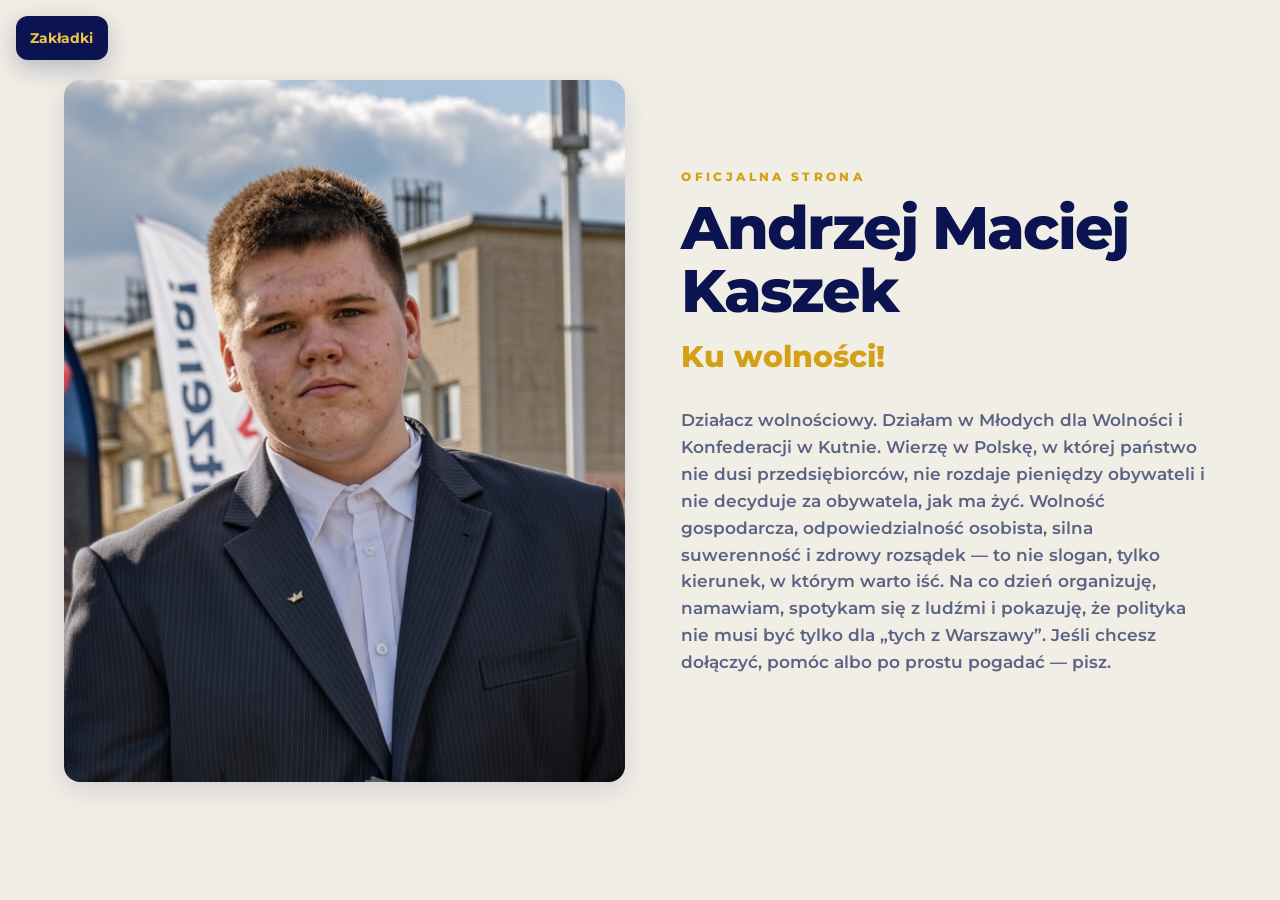
<file: index.html>
<!DOCTYPE html>
<html lang="pl">
<head>
  <meta charset="UTF-8">
  <meta name="viewport" content="width=device-width, initial-scale=1.0">
  <title>Andrzej Maciej Kaszek</title>
  <link rel="preconnect" href="https://fonts.googleapis.com">
  <link rel="preconnect" href="https://fonts.gstatic.com" crossorigin>
  <link href="https://fonts.googleapis.com/css2?family=Montserrat:wght@400;600;700;800&display=swap" rel="stylesheet">
  <link rel="stylesheet" href="css/style.css">
</head>
<body>
  <button class="menu-btn" type="button" aria-controls="zakladki">Zakładki</button>
  <div class="overlay"></div>
  <nav id="zakladki" class="drawer" aria-label="Menu zakładek">
    <div class="drawer-top">
      <p class="drawer-brand">Andrzej Maciej Kaszek</p>
      <button class="close-btn" type="button" aria-label="Zamknij">×</button>
    </div>
    <ul>
      <li><a class="active" href="index.html">Strona główna</a></li>
      <li><a href="media.html">Dla mediów</a></li>
      <li><a href="kontakt.html">Kontakt</a></li>
      <li><a href="projekty.html">Projekty</a></li>
      <li><a href="social.html">Social media</a></li>
    </ul>
    <p class="drawer-tag">Ku wolności!</p>
  </nav>

  <main>
    <div class="wrap hero">
      <img class="hero-photo" src="media/hero.jpg" alt="Zdjęcie główne">
      <div>
        <p class="kicker">Oficjalna strona</p>
        <h1>Andrzej Maciej Kaszek</h1>
        <p class="tagline">Ku wolności!</p>
        <p class="lead">Działacz wolnościowy. Działam w Młodych dla Wolności i Konfederacji w Kutnie.
Wierzę w Polskę, w której państwo nie dusi przedsiębiorców, nie rozdaje pieniędzy obywateli i nie decyduje za obywatela, jak ma żyć. Wolność gospodarcza, odpowiedzialność osobista, silna suwerenność i zdrowy rozsądek — to nie slogan, tylko kierunek, w którym warto iść.
Na co dzień organizuję, namawiam, spotykam się z ludźmi i pokazuję, że polityka nie musi być tylko dla „tych z Warszawy”. Jeśli chcesz dołączyć, pomóc albo po prostu pogadać — pisz.</p>
      </div>
    </div>
  </main>
  <script src="js/menu.js"></script>
</body>
</html>
</file>
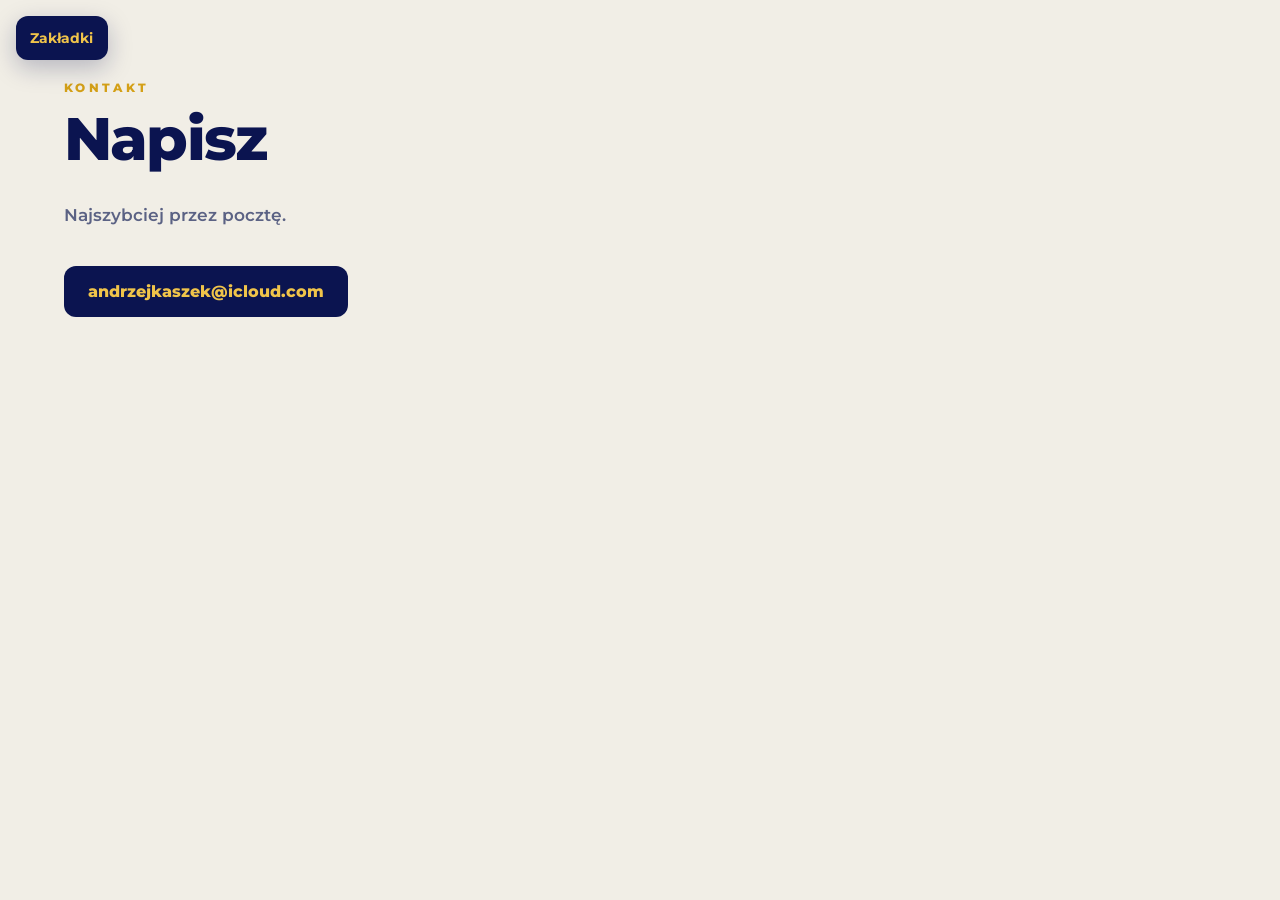
<file: kontakt.html>
<!DOCTYPE html>
<html lang="pl">
<head>
  <meta charset="UTF-8">
  <meta name="viewport" content="width=device-width, initial-scale=1.0">
  <title>Kontakt — Andrzej Maciej Kaszek</title>
  <link rel="preconnect" href="https://fonts.googleapis.com">
  <link rel="preconnect" href="https://fonts.gstatic.com" crossorigin>
  <link href="https://fonts.googleapis.com/css2?family=Montserrat:wght@400;600;700;800&display=swap" rel="stylesheet">
  <link rel="stylesheet" href="css/style.css">
</head>
<body>
  <button class="menu-btn" type="button">Zakładki</button>
  <div class="overlay"></div>
  <nav class="drawer" aria-label="Menu zakładek">
    <div class="drawer-top">
      <p class="drawer-brand">Andrzej Maciej Kaszek</p>
      <button class="close-btn" type="button" aria-label="Zamknij">×</button>
    </div>
    <ul>
      <li><a href="index.html">Strona główna</a></li>
      <li><a href="media.html">Dla mediów</a></li>
      <li><a class="active" href="kontakt.html">Kontakt</a></li>
      <li><a href="projekty.html">Projekty</a></li>
      <li><a href="social.html">Social media</a></li>
    </ul>
    <p class="drawer-tag">Ku wolności!</p>
  </nav>

  <main>
    <div class="wrap">
      <p class="kicker">Kontakt</p>
      <h1>Napisz</h1>
      <p class="muted">Najszybciej przez pocztę.</p>
      <a class="mail btn" href="mailto:andrzejkaszek@icloud.com">andrzejkaszek@icloud.com</a>
    </div>
  </main>
  <script src="js/menu.js"></script>
</body>
</html>
</file>
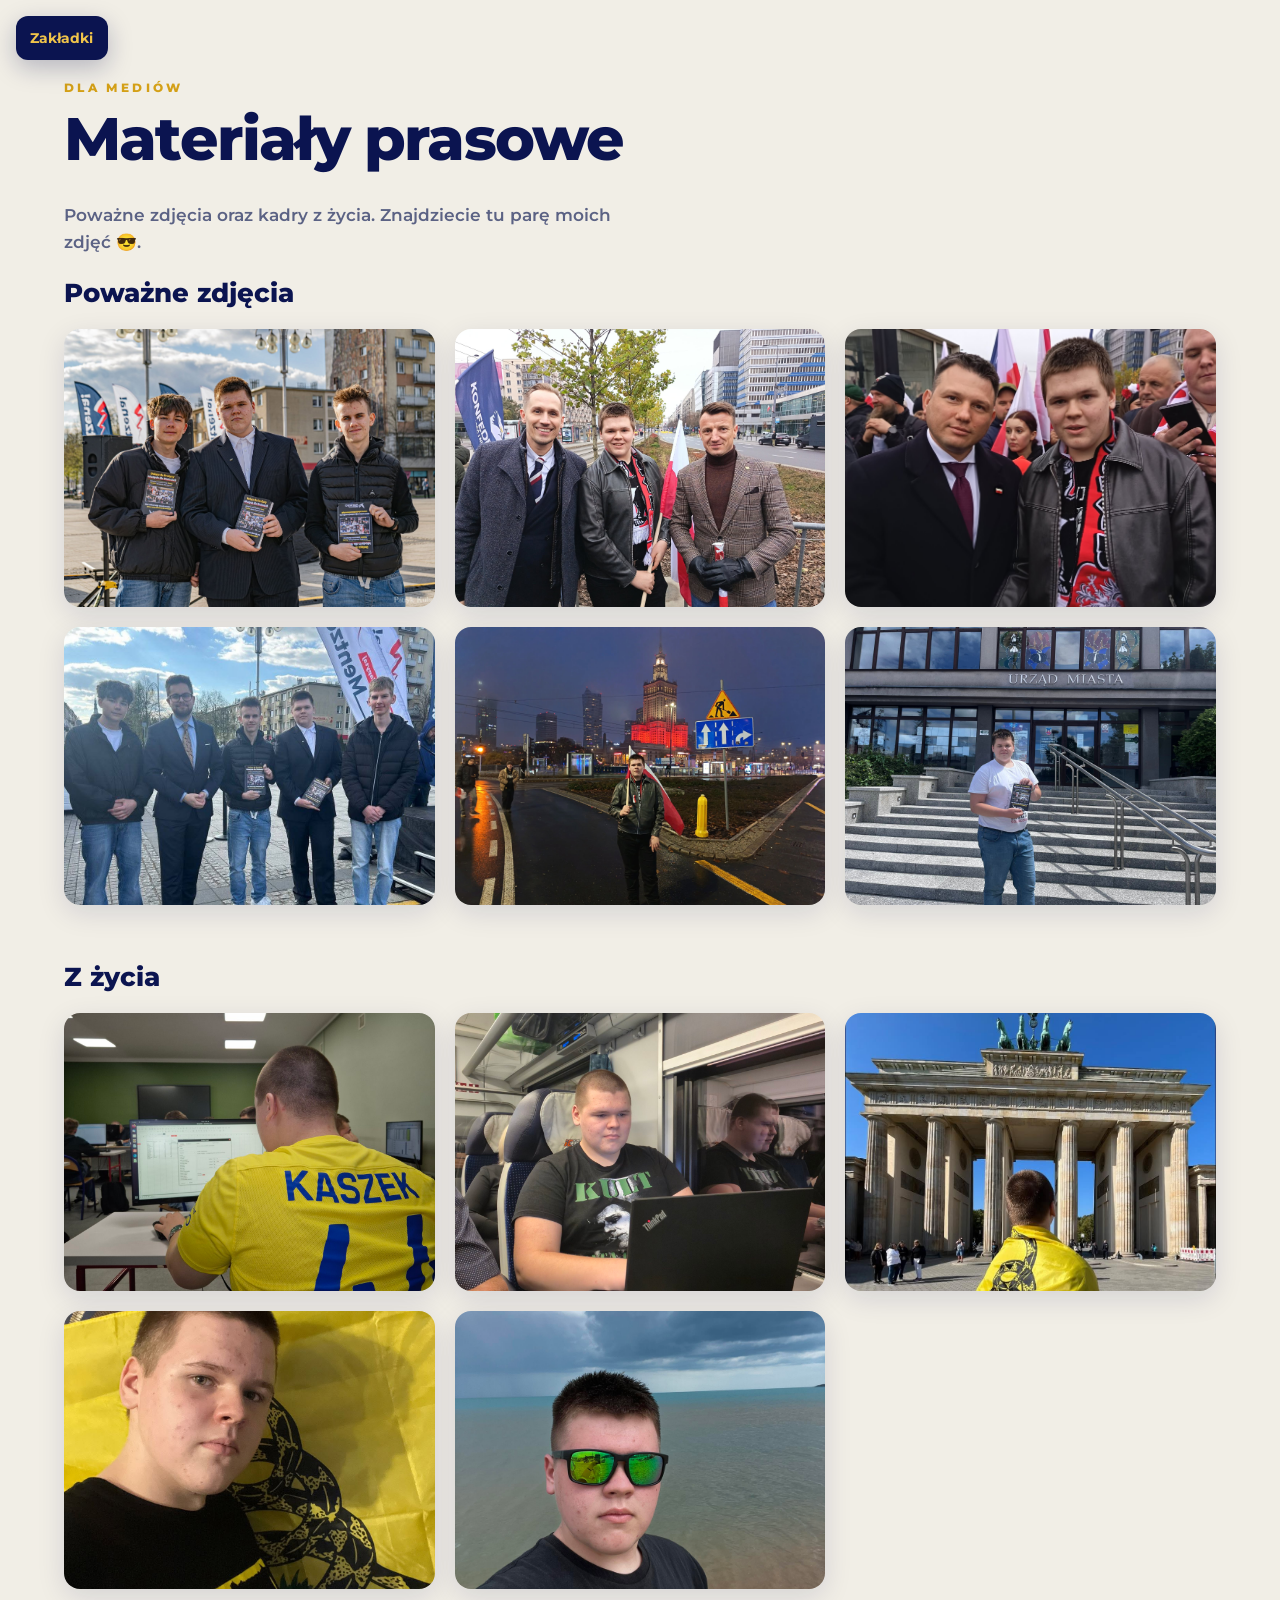
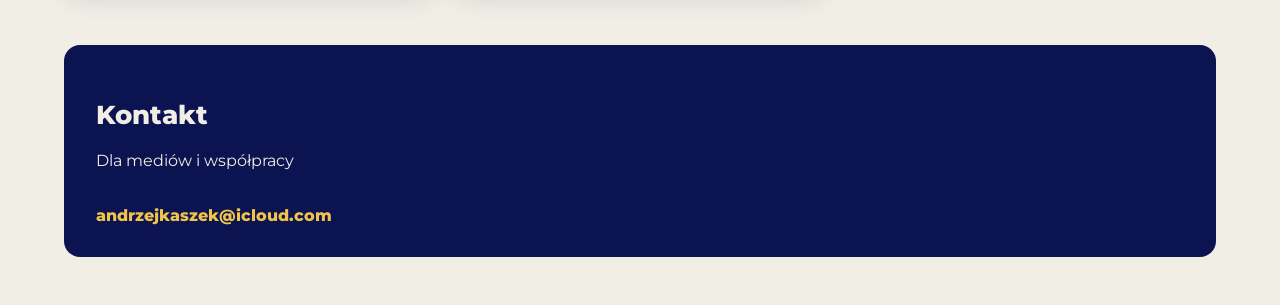
<file: media.html>
<!DOCTYPE html>
<html lang="pl">
<head>
  <meta charset="UTF-8">
  <meta name="viewport" content="width=device-width, initial-scale=1.0">
  <title>Dla mediów — Andrzej Maciej Kaszek</title>
  <link rel="preconnect" href="https://fonts.googleapis.com">
  <link rel="preconnect" href="https://fonts.gstatic.com" crossorigin>
  <link href="https://fonts.googleapis.com/css2?family=Montserrat:wght@400;600;700;800&display=swap" rel="stylesheet">
  <link rel="stylesheet" href="css/style.css">
</head>
<body>
  <button class="menu-btn" type="button">Zakładki</button>
  <div class="overlay"></div>
  <nav class="drawer" aria-label="Menu zakładek">
    <div class="drawer-top">
      <p class="drawer-brand">Andrzej Maciej Kaszek</p>
      <button class="close-btn" type="button" aria-label="Zamknij">×</button>
    </div>
    <ul>
      <li><a href="index.html">Strona główna</a></li>
      <li><a class="active" href="media.html">Dla mediów</a></li>
      <li><a href="kontakt.html">Kontakt</a></li>
      <li><a href="projekty.html">Projekty</a></li>
		<li><a href="social.html">Social media</a></li>
    </ul>
    <p class="drawer-tag">Ku wolności!</p>
  </nav>

  <main>
    <div class="wrap">
      <p class="kicker">Dla mediów</p>
      <h1>Materiały prasowe</h1>
      <p class="muted">Poważne zdjęcia oraz kadry z życia. Znajdziecie tu parę moich zdjęć 😎.</p>

      <section class="section">
        <h2>Poważne zdjęcia</h2>
        <div class="grid grid-3">
          <img class="photo" src="media/zdjecie1.jpg" alt="Zdjęcie 1">
          <img class="photo" src="media/zdjecie2.jpg" alt="Zdjęcie 2">
          <img class="photo" src="media/zdjecie3.jpg" alt="Zdjęcie 3">
		  <img class="photo" src="media/zdjecie4.jpg" alt="Zdjęcie 4">
		  <img class="photo" src="media/zdjecie5.jpg" alt="Zdjęcie 5">
		  <img class="photo" src="media/zdjecie6.jpg" alt="Zdjęcie 6">
        </div>
      </section>

      <section class="section">
        <h2>Z życia</h2>
        <div class="grid grid-3">
          <img class="photo" src="media/zycie1.jpg" alt="Z życia 1">
          <img class="photo" src="media/zycie2.jpg" alt="Z życia 2">
          <img class="photo" src="media/zycie3.jpg" alt="Z życia 3">
		  <img class="photo" src="media/zycie4.jpg" alt="Z życia 4">
		  <img class="photo" src="media/zycie5.jpg" alt="Z życia 5">
        </div>
      </section>

      <section class="contact-box">
        <h2>Kontakt</h2>
        <p>Dla mediów i współpracy</p>
        <a href="mailto:andrzejkaszek@icloud.com">andrzejkaszek@icloud.com</a>
      </section>
    </div>
  </main>
  <script src="js/menu.js"></script>
</body>
</html>
</file>
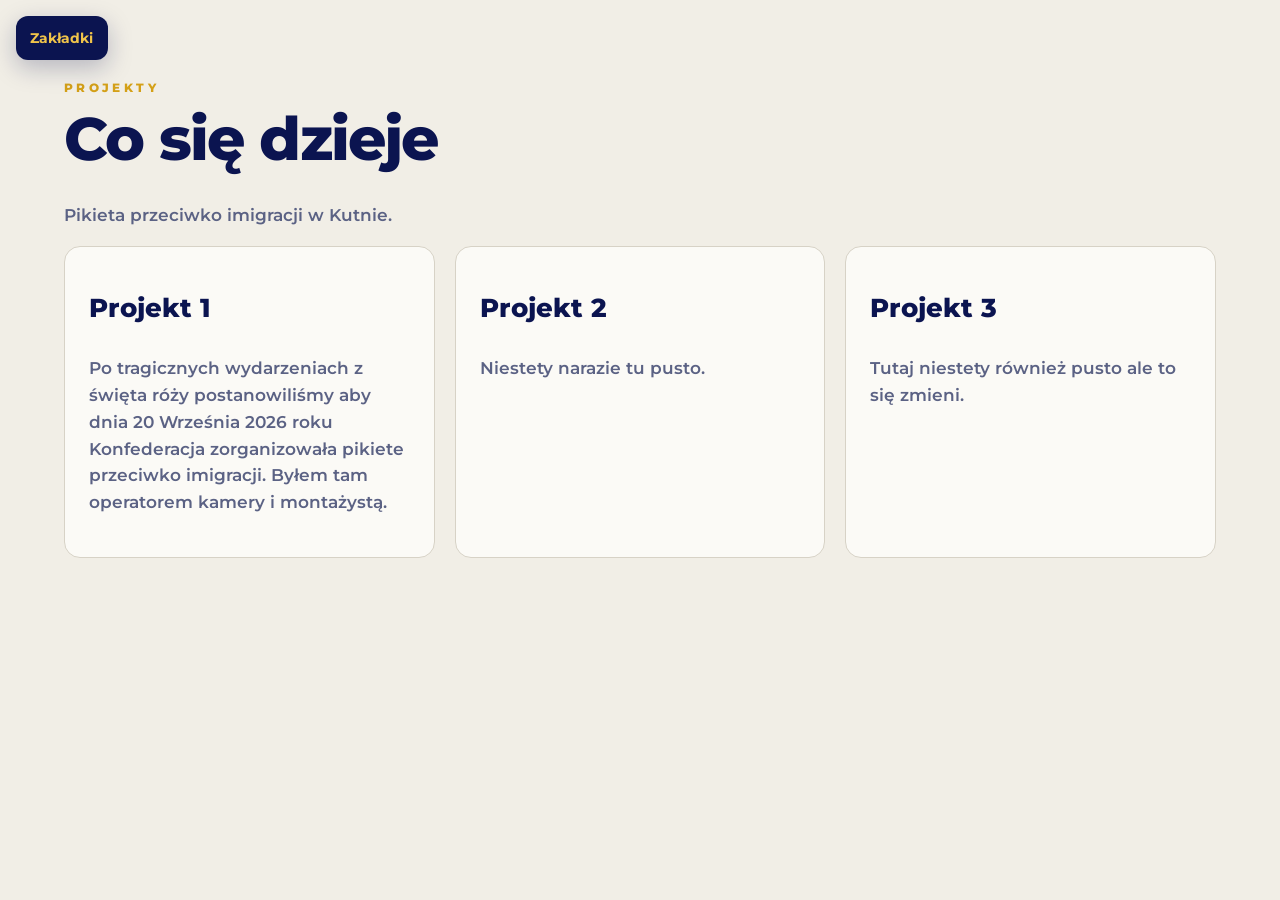
<file: projekty.html>
<!DOCTYPE html>
<html lang="pl">
<head>
  <meta charset="UTF-8">
  <meta name="viewport" content="width=device-width, initial-scale=1.0">
  <title>Projekty — Andrzej Maciej Kaszek</title>
  <link rel="preconnect" href="https://fonts.googleapis.com">
  <link rel="preconnect" href="https://fonts.gstatic.com" crossorigin>
  <link href="https://fonts.googleapis.com/css2?family=Montserrat:wght@400;600;700;800&display=swap" rel="stylesheet">
  <link rel="stylesheet" href="css/style.css">
</head>
<body>
  <button class="menu-btn" type="button">Zakładki</button>
  <div class="overlay"></div>
  <nav class="drawer" aria-label="Menu zakładek">
    <div class="drawer-top">
      <p class="drawer-brand">Andrzej Maciej Kaszek</p>
      <button class="close-btn" type="button" aria-label="Zamknij">×</button>
    </div>
    <ul>
      <li><a href="index.html">Strona główna</a></li>
      <li><a href="media.html">Dla mediów</a></li>
      <li><a href="kontakt.html">Kontakt</a></li>
      <li><a class="active" href="projekty.html">Projekty</a></li>
      <li><a href="social.html">Social media</a></li>
    </ul>
    <p class="drawer-tag">Ku wolności!</p>
  </nav>

  <main>
    <div class="wrap">
      <p class="kicker">Projekty</p>
      <h1>Co się dzieje</h1>
      <p class="muted">Pikieta przeciwko imigracji w Kutnie.</p>
      <div class="grid grid-3">
        <article class="card">
          <h2>Projekt 1</h2>
          <p class="muted">Po tragicznych wydarzeniach z święta róży postanowiliśmy aby dnia 20 Września 2026 roku Konfederacja zorganizowała pikiete przeciwko imigracji. Byłem tam operatorem kamery i montażystą.</p>
        </article>
        <article class="card">
          <h2>Projekt 2</h2>
          <p class="muted">Niestety narazie tu pusto.</p>
        </article>
        <article class="card">
          <h2>Projekt 3</h2>
          <p class="muted">Tutaj niestety również pusto ale to się zmieni.</p>
        </article>
      </div>
    </div>
  </main>
  <script src="js/menu.js"></script>
</body>
</html>
</file>
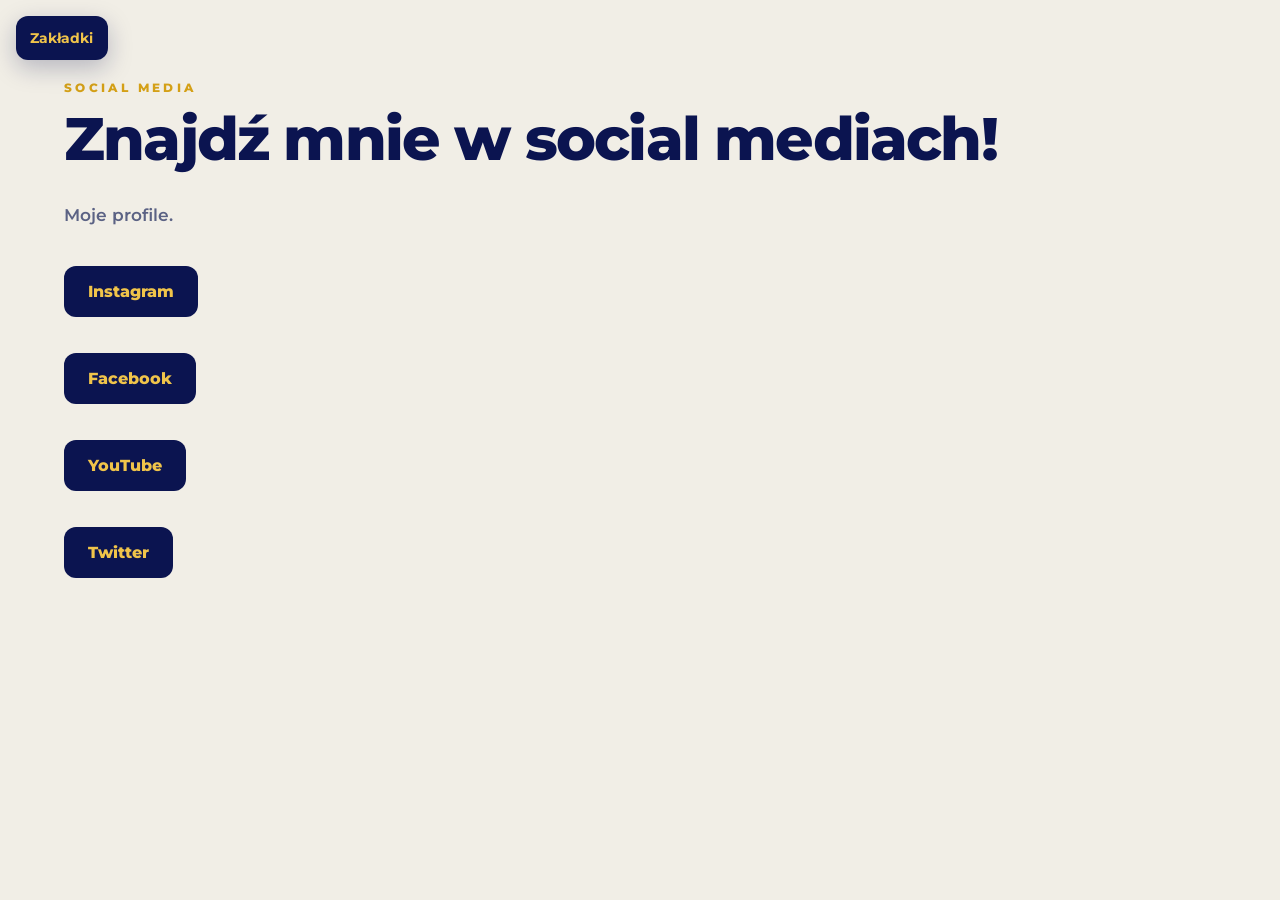
<file: social.html>
<!DOCTYPE html>
<html lang="pl">
<head>
  <meta charset="UTF-8">
  <meta name="viewport" content="width=device-width, initial-scale=1.0">
  <title>Social media — Andrzej Maciej Kaszek</title>
  <link rel="preconnect" href="https://fonts.googleapis.com">
  <link rel="preconnect" href="https://fonts.gstatic.com" crossorigin>
  <link href="https://fonts.googleapis.com/css2?family=Montserrat:wght@400;600;700;800&display=swap" rel="stylesheet">
  <link rel="stylesheet" href="css/style.css">
</head>
<body>
  <button class="menu-btn" type="button">Zakładki</button>
  <div class="overlay"></div>
  <nav class="drawer" aria-label="Menu zakładek">
    <div class="drawer-top">
      <p class="drawer-brand">Andrzej Maciej Kaszek</p>
      <button class="close-btn" type="button" aria-label="Zamknij">×</button>
    </div>
    <ul>
      <li><a href="index.html">Strona główna</a></li>
      <li><a href="media.html">Dla mediów</a></li>
      <li><a href="kontakt.html">Kontakt</a></li>
      <li><a href="projekty.html">Projekty</a></li>
      <li><a class="active" href="social.html">Social media</a></li>
    </ul>
    <p class="drawer-tag">Ku wolności!</p>
  </nav>

  <main>
    <div class="wrap">
      <p class="kicker">Social media</p>
      <h1>Znajdź mnie w social mediach!</h1>
      <p class="muted">Moje profile.</p>
      <p><a class="mail btn" href="https://www.instagram.com/amkaszek/">Instagram</a></p>
      <p><a class="mail btn" href="http://facebook.com/p/Andrzej-Maciej-Kaszek-61583059847791/">Facebook</a></p>
      <p><a class="mail btn" href="https://www.youtube.com/@AndrzejKaszek">YouTube</a></p>
      <p><a class="mail btn" href="https://x.com/AndrzejKaszek">Twitter</a></p>
    </div>
  </main>
  <script src="js/menu.js"></script>
</body>
</html>
</file>
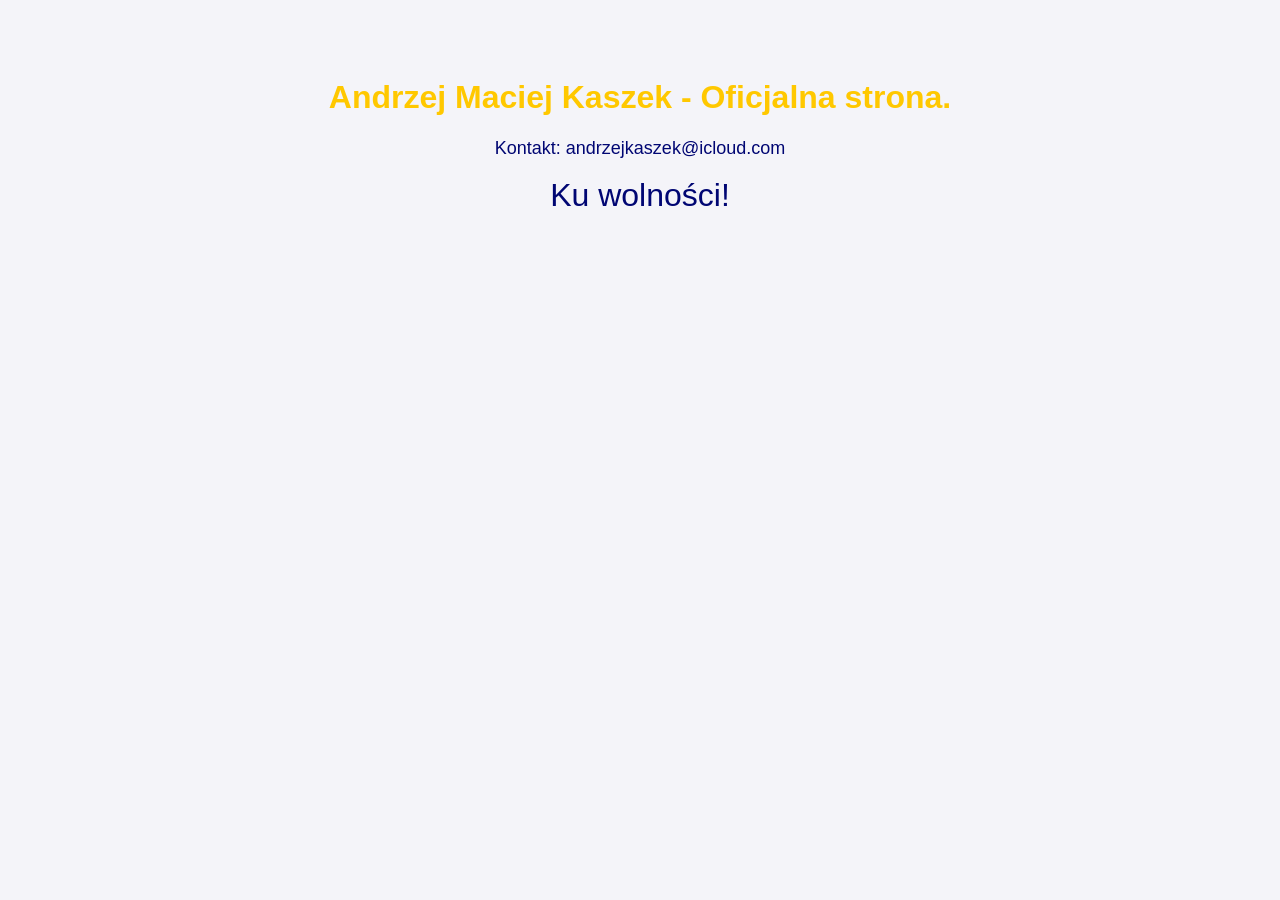
<file: strona.html>
<!DOCTYPE html>
<html lang="pl">
<head>
    <meta charset="UTF-8">
    <meta name="viewport" content="width=device-width, initial-scale=1.0">
    <title>Andrzej Maciej Kaszek</title>
    <style>
        body { font-family: Montserrat extrabold, sans-serif; text-align: center; background-color: #f4f4f9; padding: 50px; }
        h1 { color: #ffc800; }
        p { color: #000673; font-size: 18px; }
		p2 { color: #000673; font-size: 32px; }
    </style>
</head>
<body>
    <h1>Andrzej Maciej Kaszek - Oficjalna strona.</h1>
    <p>Kontakt: andrzejkaszek@icloud.com</p>
	<p2>Ku wolności!<p2>
</body>
</html>
</file>
<file: css/style.css>
:root {
  --paper: #f1eee6;
  --ink: #0b1450;
  --ink-soft: #24306a;
  --gold: #d4a017;
  --gold-bright: #f0c44a;
  --muted: #5b6284;
  --line: #d7d2c6;
  --surface: #fbfaf6;
}

* { box-sizing: border-box; }

html, body {
  margin: 0;
  min-height: 100%;
  background: var(--paper);
  color: var(--ink);
  font-family: "Montserrat", sans-serif;
  -webkit-font-smoothing: antialiased;
}

button { cursor: pointer; font-family: inherit; }

.menu-btn {
  position: fixed;
  top: 1rem;
  left: 1rem;
  z-index: 40;
  display: flex;
  align-items: center;
  gap: 0.5rem;
  min-height: 44px;
  padding: 0.6rem 0.9rem;
  border: 0;
  border-radius: 12px;
  background: var(--ink);
  color: var(--gold-bright);
  font-weight: 700;
  font-size: 0.9rem;
  box-shadow: 0 8px 24px rgba(11, 20, 80, 0.25);
}

.menu-btn.hidden { opacity: 0; pointer-events: none; }

.overlay {
  position: fixed;
  inset: 0;
  z-index: 50;
  background: rgba(11, 20, 80, 0.4);
  opacity: 0;
  pointer-events: none;
  transition: opacity 0.3s ease;
}

.overlay.open { opacity: 1; pointer-events: auto; }

.drawer {
  position: fixed;
  top: 0;
  left: 0;
  z-index: 60;
  display: flex;
  flex-direction: column;
  height: 100dvh;
  width: min(100%, 22rem);
  padding: 2rem 1.75rem;
  background: var(--ink);
  color: var(--paper);
  transform: translateX(-100%);
  transition: transform 0.3s ease;
}

.drawer.open { transform: translateX(0); }

.drawer-top {
  display: flex;
  justify-content: space-between;
  align-items: flex-start;
  margin-bottom: 2.5rem;
}

.drawer-brand {
  max-width: 12rem;
  margin: 0;
  font-size: 0.7rem;
  font-weight: 800;
  letter-spacing: 0.18em;
  text-transform: uppercase;
  color: var(--gold);
}

.close-btn {
  width: 44px;
  height: 44px;
  border: 0;
  border-radius: 8px;
  background: transparent;
  color: var(--paper);
  font-size: 1.6rem;
  line-height: 1;
}

.drawer ul { list-style: none; margin: 0; padding: 0; }
.drawer a {
  display: block;
  padding: 0.75rem 0;
  color: var(--paper);
  text-decoration: none;
  font-size: 1.6rem;
  font-weight: 800;
}
.drawer a.active, .drawer a:hover { color: var(--gold-bright); }
.drawer-tag { margin-top: auto; color: var(--gold); font-weight: 600; }

main { min-height: 100dvh; padding: 5rem 1.5rem 3rem; }
.wrap { max-width: 72rem; margin: 0 auto; }

.hero {
  display: grid;
  gap: 2rem;
  align-items: center;
}

.hero img, .photo {
  width: 100%;
  display: block;
  object-fit: cover;
  border-radius: 16px;
  box-shadow: 0 8px 28px rgba(11, 20, 80, 0.12);
}

.hero-photo { aspect-ratio: 3 / 4; max-height: 78vh; }

.kicker {
  margin: 0 0 0.75rem;
  font-size: 0.75rem;
  font-weight: 800;
  letter-spacing: 0.28em;
  text-transform: uppercase;
  color: var(--gold);
}

h1 {
  margin: 0;
  font-size: clamp(2rem, 5vw, 3.75rem);
  font-weight: 800;
  line-height: 1.05;
  letter-spacing: -0.03em;
}

.tagline {
  margin: 1rem 0 0;
  font-size: clamp(1.4rem, 3vw, 1.9rem);
  font-weight: 800;
  color: var(--gold);
}

.lead, .muted {
  margin-top: 2rem;
  max-width: 36rem;
  font-size: 1.05rem;
  line-height: 1.6;
  font-weight: 600;
  color: var(--muted);
}

h2 { font-size: 1.6rem; font-weight: 800; }

.grid {
  display: grid;
  gap: 1.25rem;
  grid-template-columns: 1fr;
}

.photo { aspect-ratio: 4 / 3; }

.contact-box {
  margin-top: 1rem;
  padding: 2rem;
  border-radius: 16px;
  background: var(--ink);
  color: var(--paper);
}

.contact-box a, .mail {
  display: inline-block;
  margin-top: 1.25rem;
  color: var(--gold-bright);
  font-weight: 800;
  text-decoration: none;
}

.mail.btn {
  background: var(--ink);
  color: var(--gold-bright);
  padding: 1rem 1.5rem;
  border-radius: 12px;
}

.card {
  padding: 1.5rem;
  border: 1px solid var(--line);
  border-radius: 16px;
  background: var(--surface);
}

.section { margin-bottom: 3.5rem; }

@media (min-width: 900px) {
  .hero { grid-template-columns: 1.05fr 1fr; gap: 3.5rem; }
  .grid-3 { grid-template-columns: repeat(3, 1fr); }
  main { padding-left: 3rem; padding-right: 3rem; }
}
</file>
